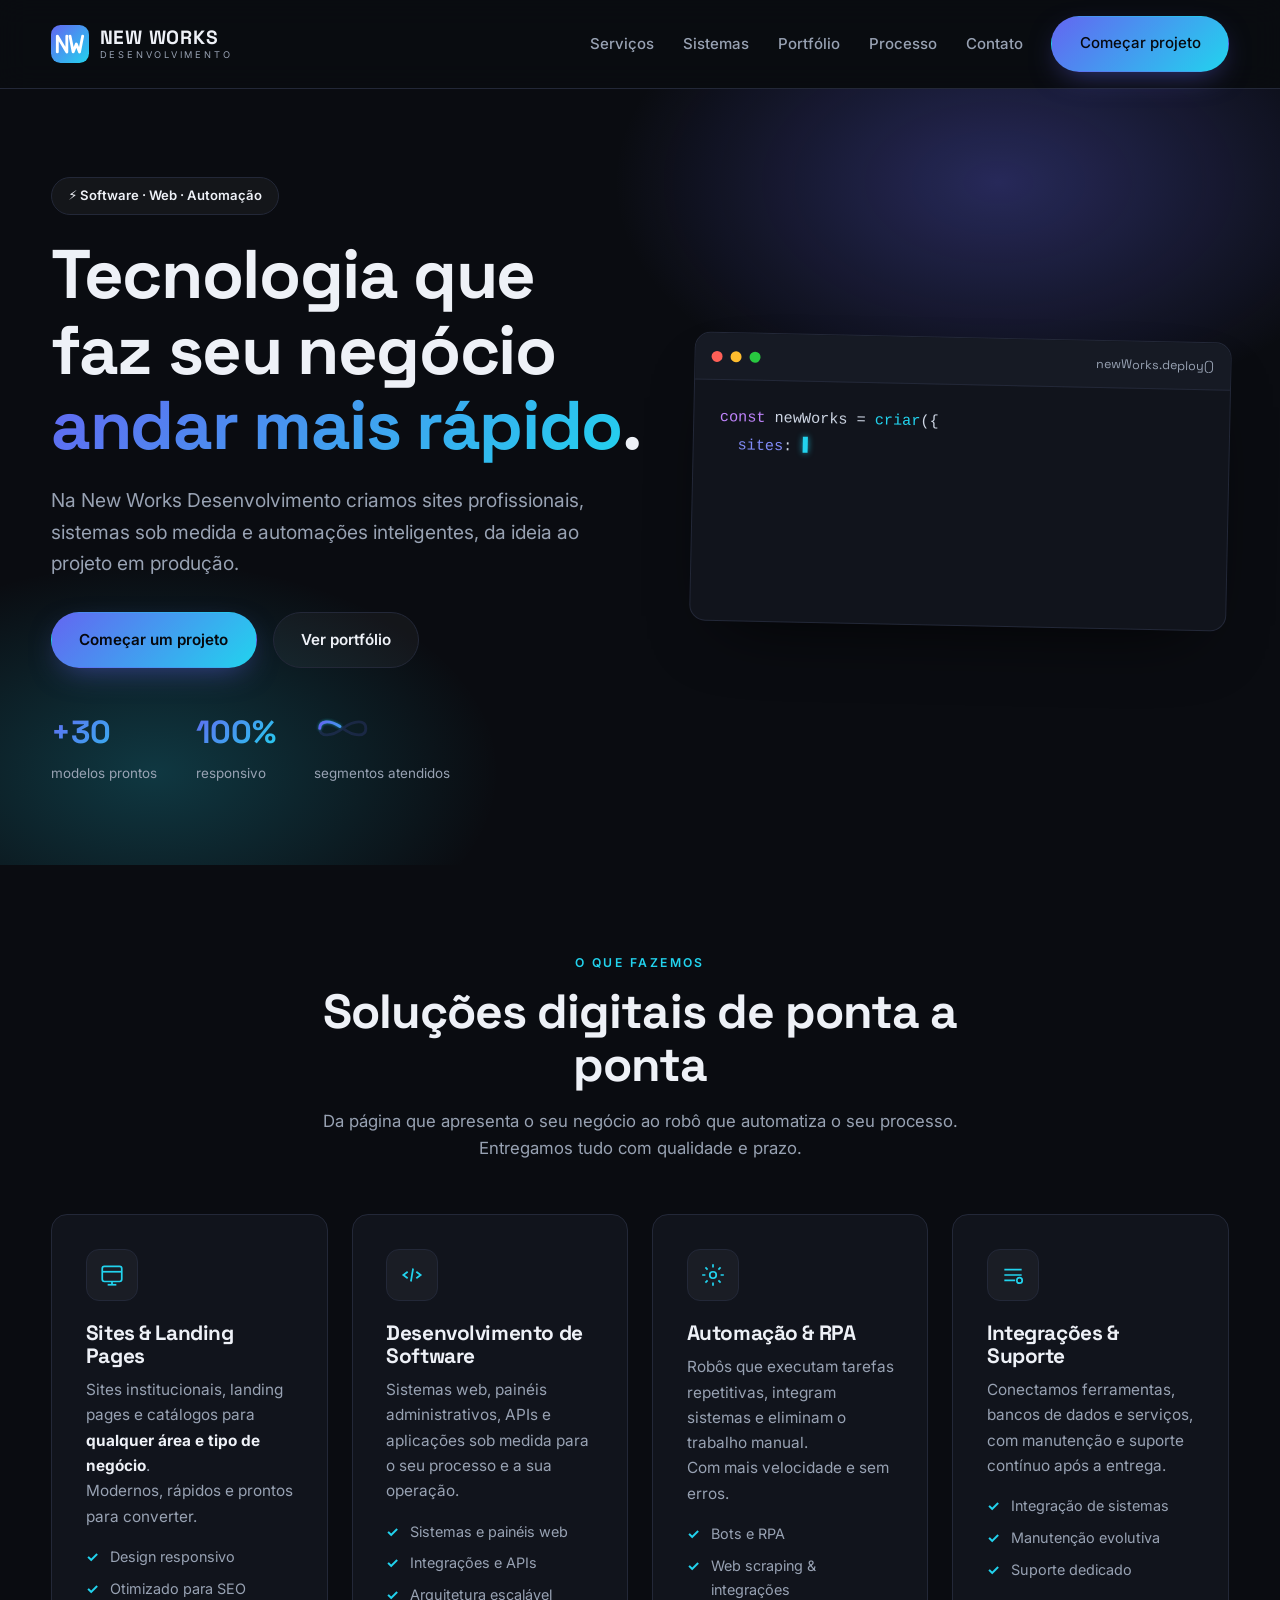
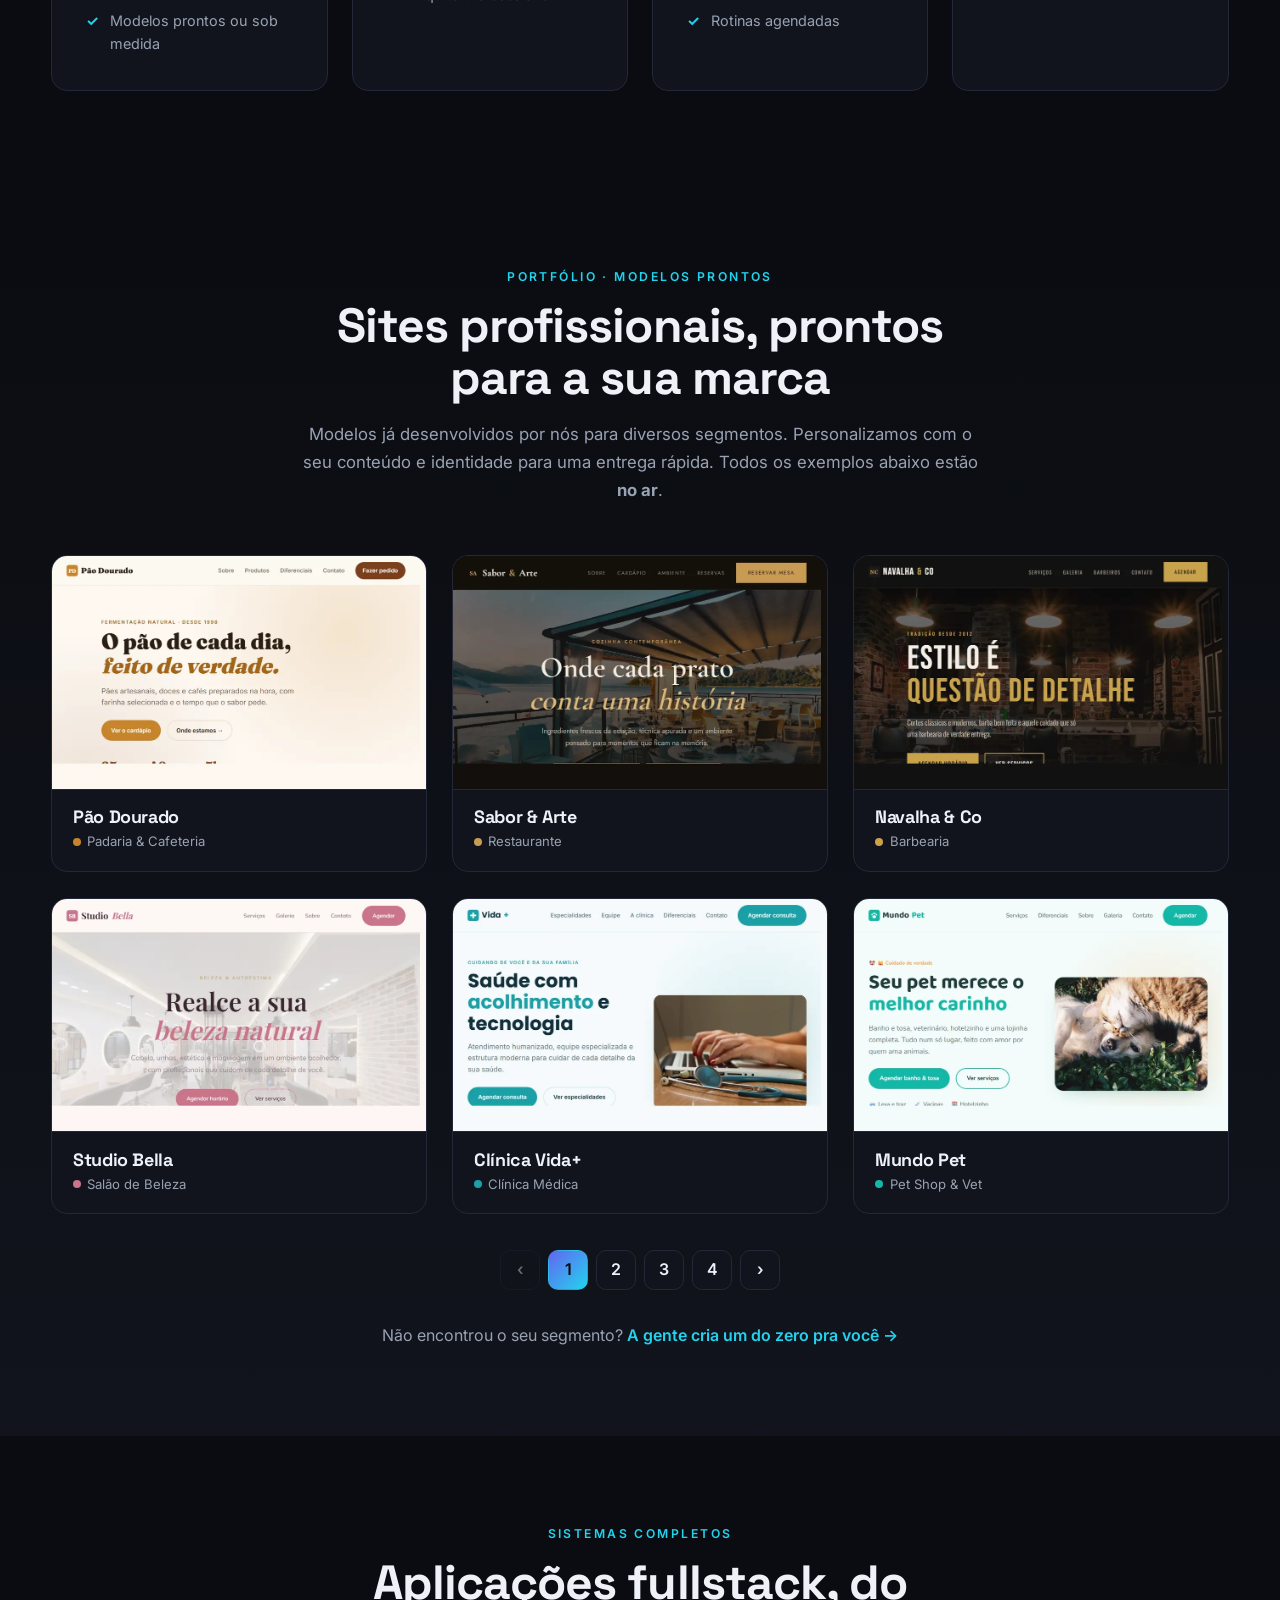
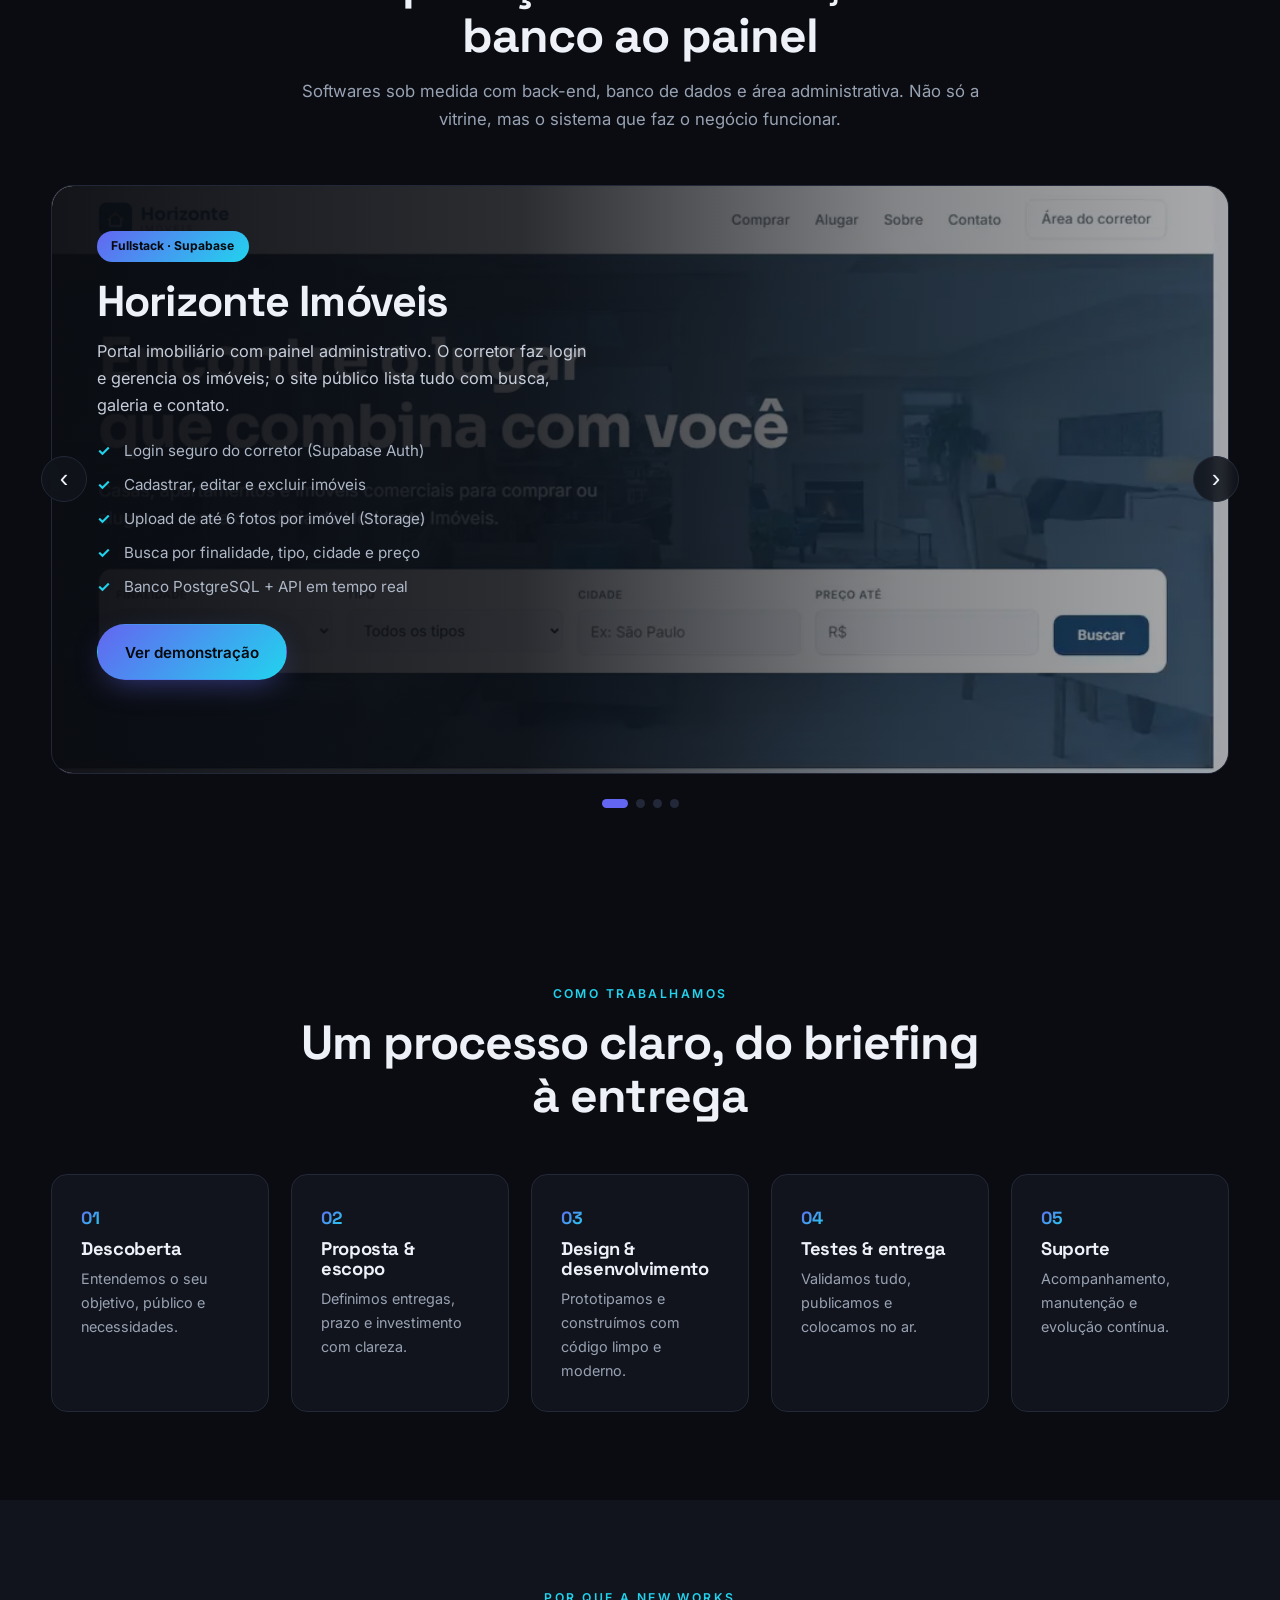
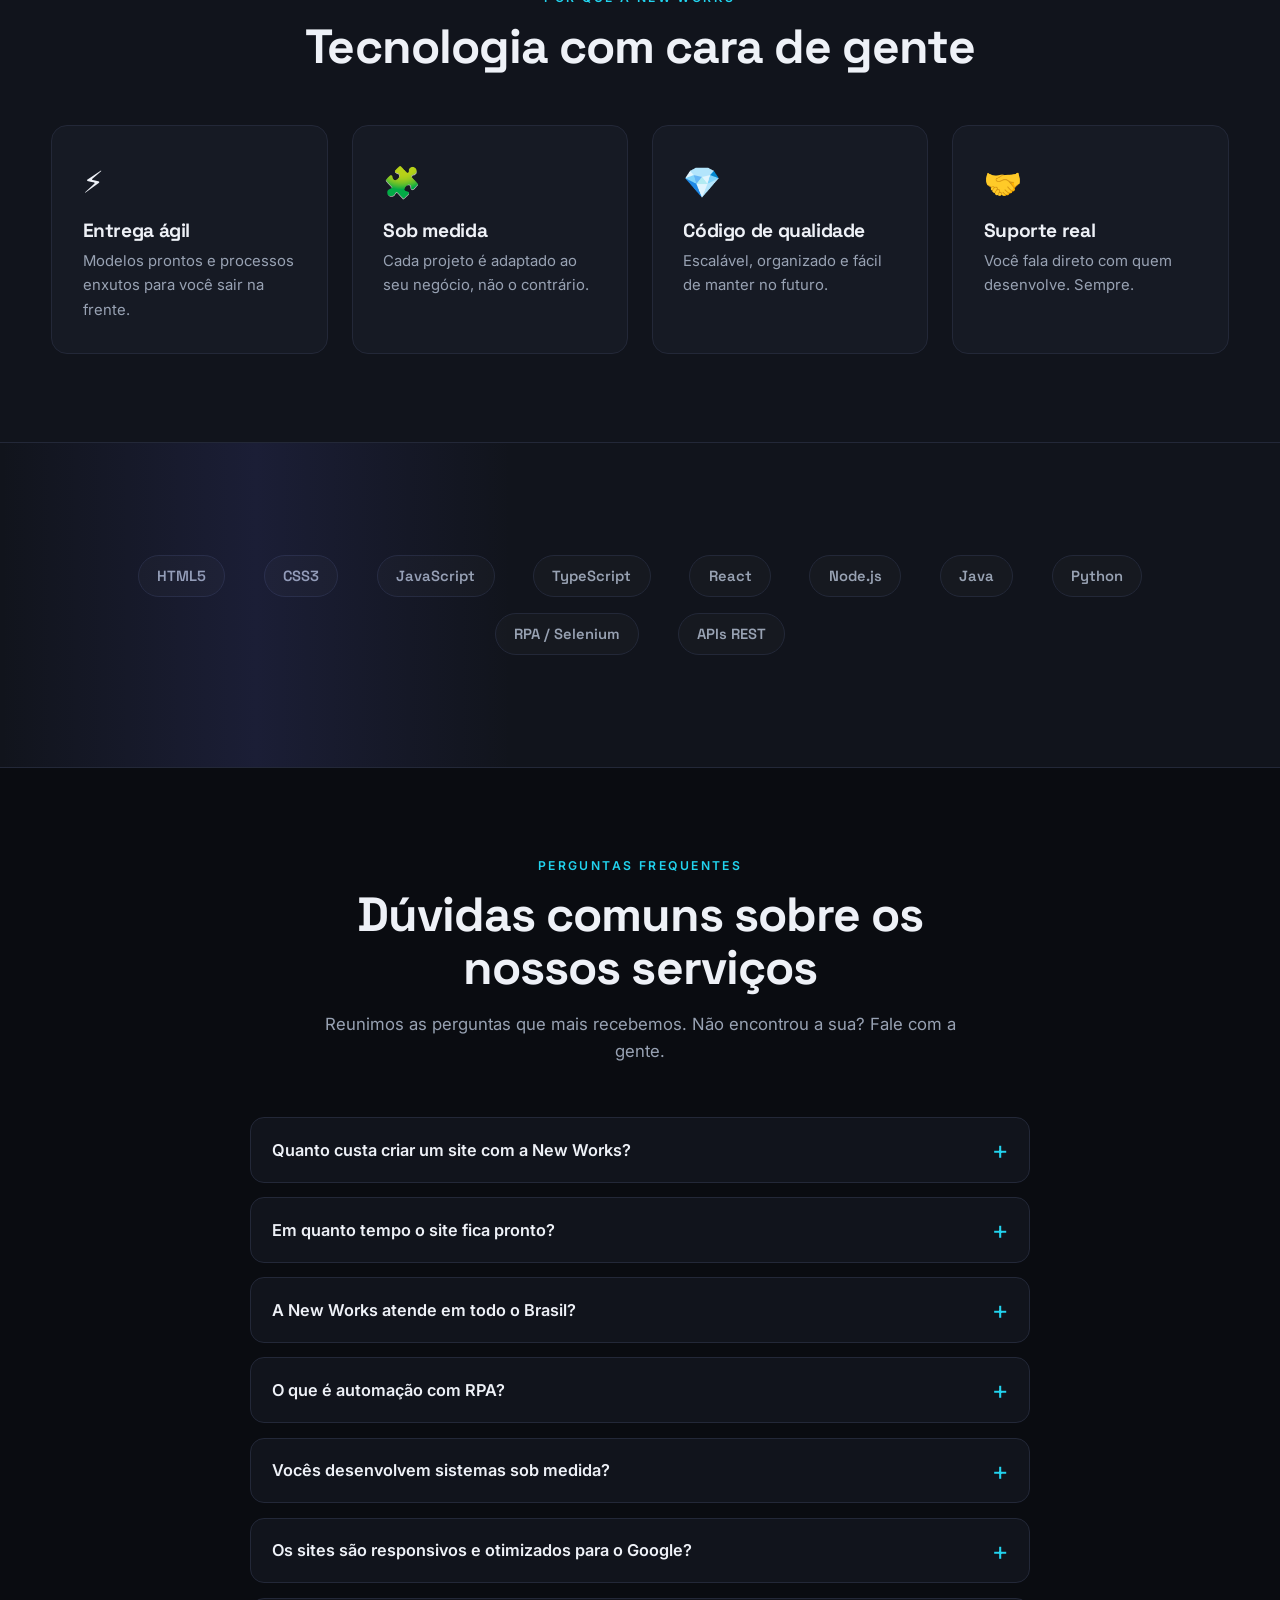
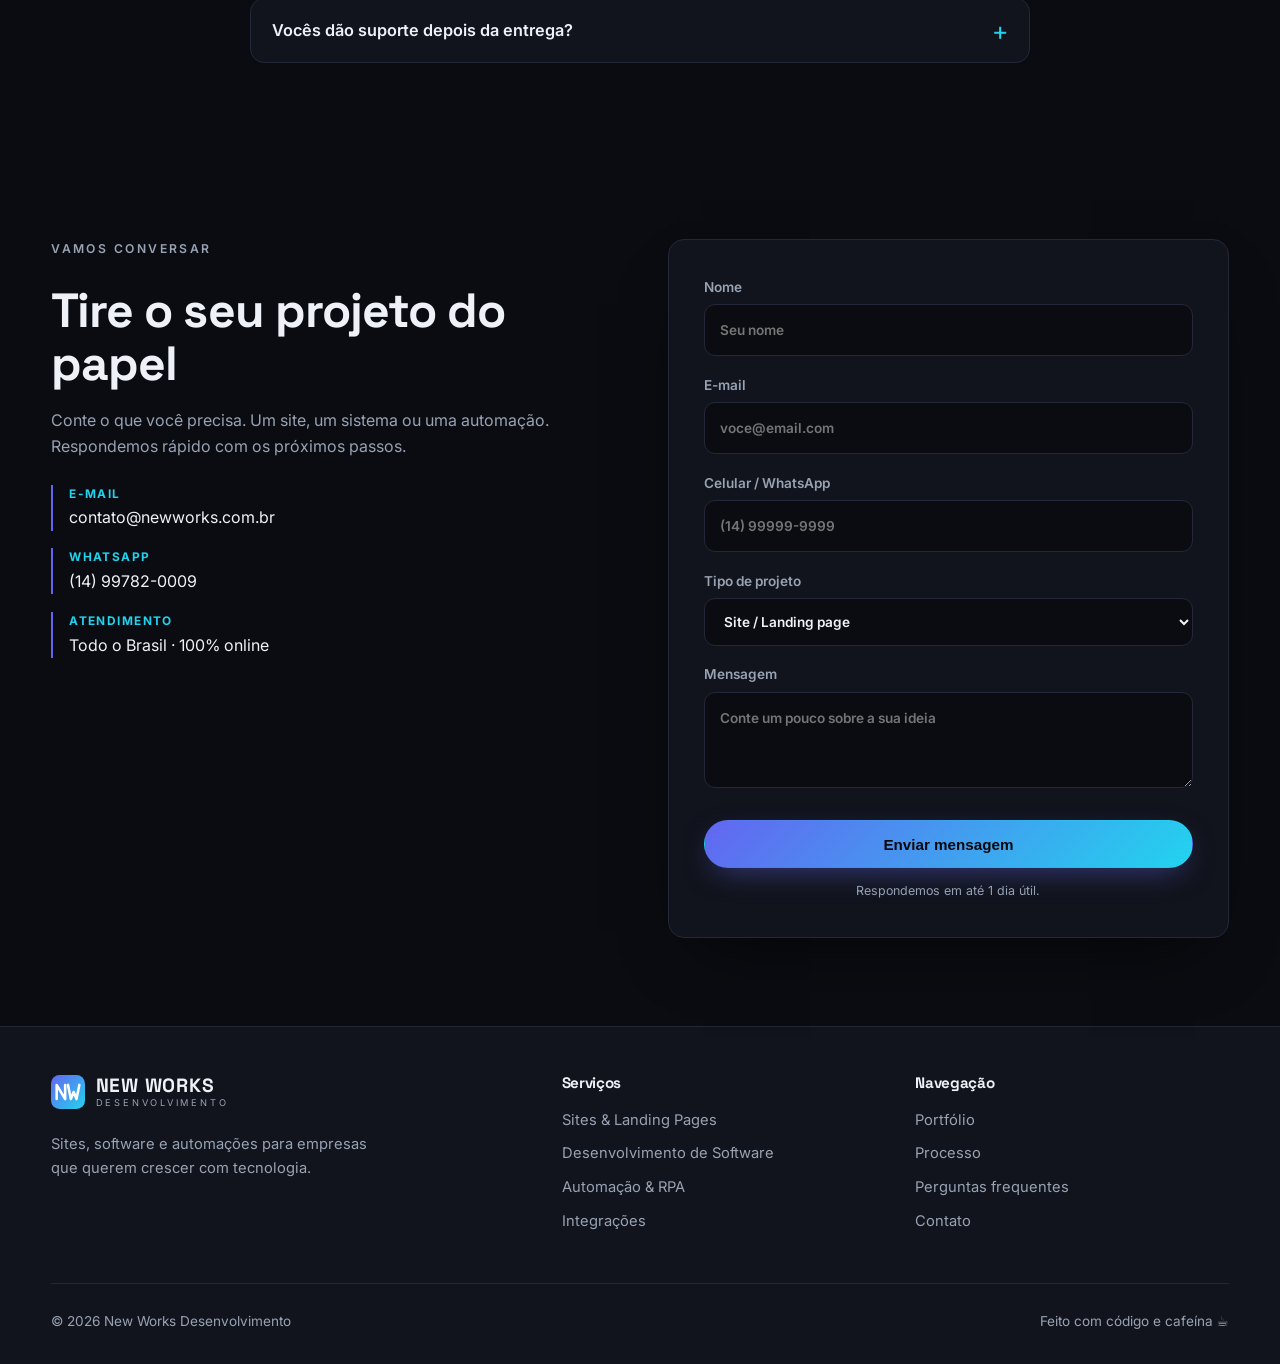
<file: index.html>
<!DOCTYPE html>
<html lang="pt-BR">
<head>
  <meta charset="UTF-8" />
  <meta name="viewport" content="width=device-width, initial-scale=1.0" />
  <meta name="description" content="Criação de sites, landing pages e sistemas sob medida, e automações com RPA. Da ideia ao projeto em produção — atendimento 100% online em todo o Brasil." />
  <meta name="keywords" content="criação de sites, landing page, desenvolvimento de software, sistema web sob medida, automação de processos, RPA, integração de sistemas, New Works Desenvolvimento" />
  <meta name="author" content="New Works Desenvolvimento" />
  <meta name="robots" content="index, follow, max-image-preview:large, max-snippet:-1, max-video-preview:-1" />
  <meta name="theme-color" content="#0a0c11" />
  <title>Criação de Sites, Sistemas sob Medida e Automação RPA | New Works</title>
  <link rel="canonical" href="https://newworks.com.br/" />

  <!-- Open Graph / Facebook / WhatsApp / LinkedIn -->
  <meta property="og:type" content="website" />
  <meta property="og:site_name" content="New Works Desenvolvimento" />
  <meta property="og:locale" content="pt_BR" />
  <meta property="og:url" content="https://newworks.com.br/" />
  <meta property="og:title" content="New Works Desenvolvimento — Sites, Sistemas e Automação RPA" />
  <meta property="og:description" content="Criação de sites, landing pages e sistemas sob medida, e automações com RPA. Da ideia ao projeto em produção — atendimento 100% online em todo o Brasil." />
  <meta property="og:image" content="https://newworks.com.br/og-image.png" />
  <meta property="og:image:width" content="1200" />
  <meta property="og:image:height" content="630" />
  <meta property="og:image:alt" content="New Works Desenvolvimento — sites, sistemas e automação" />

  <!-- Twitter Card -->
  <meta name="twitter:card" content="summary_large_image" />
  <meta name="twitter:title" content="New Works Desenvolvimento — Sites, Sistemas e Automação RPA" />
  <meta name="twitter:description" content="Criação de sites, landing pages e sistemas sob medida, e automações com RPA. Atendimento 100% online em todo o Brasil." />
  <meta name="twitter:image" content="https://newworks.com.br/og-image.png" />

  <link rel="icon" href="favicon.svg" type="image/svg+xml" />
  <link rel="apple-touch-icon" href="favicon.svg" />
  <link rel="preconnect" href="https://fonts.googleapis.com" />
  <link rel="preconnect" href="https://fonts.gstatic.com" crossorigin />
  <link href="https://fonts.googleapis.com/css2?family=Space+Grotesk:wght@500;600;700&family=Inter:wght@400;500;600&display=swap" rel="stylesheet" />
  <link rel="stylesheet" href="styles.css?v=6" />

  <!-- Dados estruturados (SEO + AEO) -->
  <script type="application/ld+json">
  {
    "@context": "https://schema.org",
    "@graph": [
      {
        "@type": "Organization",
        "@id": "https://newworks.com.br/#organization",
        "name": "New Works Desenvolvimento",
        "url": "https://newworks.com.br/",
        "logo": "https://newworks.com.br/favicon.svg",
        "image": "https://newworks.com.br/og-image.png",
        "description": "Criação de sites e landing pages, desenvolvimento de software sob medida e automações com RPA.",
        "email": "contato@newworks.com.br",
        "telephone": "+55-14-99782-0009",
        "areaServed": { "@type": "Country", "name": "Brasil" },
        "knowsAbout": ["Criação de sites", "Landing pages", "Desenvolvimento de software", "Automação de processos", "RPA", "Integração de sistemas", "Sistemas web"],
        "contactPoint": {
          "@type": "ContactPoint",
          "telephone": "+55-14-99782-0009",
          "contactType": "customer service",
          "areaServed": "BR",
          "availableLanguage": "Portuguese"
        }
      },
      {
        "@type": "WebSite",
        "@id": "https://newworks.com.br/#website",
        "url": "https://newworks.com.br/",
        "name": "New Works Desenvolvimento",
        "inLanguage": "pt-BR",
        "publisher": { "@id": "https://newworks.com.br/#organization" }
      },
      {
        "@type": "ProfessionalService",
        "@id": "https://newworks.com.br/#service",
        "name": "New Works Desenvolvimento",
        "url": "https://newworks.com.br/",
        "image": "https://newworks.com.br/og-image.png",
        "telephone": "+55-14-99782-0009",
        "areaServed": { "@type": "Country", "name": "Brasil" },
        "provider": { "@id": "https://newworks.com.br/#organization" },
        "serviceType": ["Criação de sites", "Landing pages", "Desenvolvimento de software", "Automação e RPA", "Integração de sistemas"],
        "hasOfferCatalog": {
          "@type": "OfferCatalog",
          "name": "Serviços da New Works Desenvolvimento",
          "itemListElement": [
            { "@type": "Offer", "itemOffered": { "@type": "Service", "name": "Criação de Sites e Landing Pages", "description": "Sites institucionais, landing pages e catálogos para qualquer área e tipo de negócio, responsivos e otimizados para SEO." } },
            { "@type": "Offer", "itemOffered": { "@type": "Service", "name": "Desenvolvimento de Software", "description": "Sistemas web, painéis administrativos, APIs e aplicações sob medida para o seu processo e a sua operação." } },
            { "@type": "Offer", "itemOffered": { "@type": "Service", "name": "Automação e RPA", "description": "Robôs que executam tarefas repetitivas, integram sistemas e eliminam o trabalho manual." } },
            { "@type": "Offer", "itemOffered": { "@type": "Service", "name": "Integrações e Suporte", "description": "Integração de ferramentas, bancos de dados e serviços, com manutenção evolutiva e suporte contínuo." } }
          ]
        }
      },
      {
        "@type": "FAQPage",
        "@id": "https://newworks.com.br/#faq",
        "mainEntity": [
          { "@type": "Question", "name": "Quanto custa criar um site com a New Works?", "acceptedAnswer": { "@type": "Answer", "text": "O valor depende do escopo: número de páginas, recursos e se é um modelo pronto personalizado ou um projeto sob medida. Fale com a gente pelo formulário ou WhatsApp que enviamos um orçamento sem compromisso." } },
          { "@type": "Question", "name": "Em quanto tempo o site fica pronto?", "acceptedAnswer": { "@type": "Answer", "text": "Sites a partir de modelos prontos podem ir ao ar em poucos dias. Projetos sob medida e sistemas variam conforme a complexidade e o prazo é definido com clareza já na proposta." } },
          { "@type": "Question", "name": "A New Works atende em todo o Brasil?", "acceptedAnswer": { "@type": "Answer", "text": "Sim. O atendimento é 100% online, então trabalhamos com clientes de qualquer cidade do Brasil." } },
          { "@type": "Question", "name": "O que é automação com RPA?", "acceptedAnswer": { "@type": "Answer", "text": "RPA (Automação Robótica de Processos) são robôs de software que executam tarefas repetitivas, como preencher planilhas, integrar sistemas e baixar relatórios, com mais velocidade e sem erros, liberando a sua equipe do trabalho manual." } },
          { "@type": "Question", "name": "Vocês desenvolvem sistemas sob medida?", "acceptedAnswer": { "@type": "Answer", "text": "Sim. Criamos sistemas web completos, com back-end, banco de dados e painel administrativo, desenhados para o processo do seu negócio." } },
          { "@type": "Question", "name": "Os sites são responsivos e otimizados para o Google?", "acceptedAnswer": { "@type": "Answer", "text": "Sim. Todos os projetos são responsivos, funcionando bem em celular, tablet e desktop, e construídos com boas práticas de SEO para você ser encontrado nas buscas." } },
          { "@type": "Question", "name": "Vocês dão suporte depois da entrega?", "acceptedAnswer": { "@type": "Answer", "text": "Sim. Oferecemos manutenção evolutiva e suporte contínuo, e você fala direto com quem desenvolve." } }
        ]
      }
    ]
  }
  </script>
</head>
<body>
  <a class="skip-link" href="#conteudo">Pular para o conteúdo</a>
  <header class="site-header" id="topo">
    <nav class="nav container" aria-label="Navegação principal">
      <a href="#topo" class="brand" aria-label="New Works Desenvolvimento — início">
        <svg class="logo-mark" width="38" height="38" viewBox="0 0 48 48" aria-hidden="true">
          <defs><linearGradient id="ag" x1="0" y1="0" x2="1" y2="1"><stop offset="0" stop-color="#6366f1"/><stop offset="1" stop-color="#22d3ee"/></linearGradient></defs>
          <rect width="48" height="48" rx="12" fill="url(#ag)"/>
          <g fill="none" stroke="#fff" stroke-width="3.6" stroke-linecap="round" stroke-linejoin="round"><path d="M8 34V14l12 20V14"/><path d="M24 14l4 20 4-10 4 10 4-20"/></g>
        </svg>
        <span class="brand-text"><strong>NEW WORKS</strong><small>Desenvolvimento</small></span>
      </a>
      <button class="nav-toggle" aria-label="Abrir menu" aria-expanded="false" aria-controls="navLinks"><span></span><span></span><span></span></button>
      <ul class="nav-links" id="navLinks">
        <li><a href="#servicos">Serviços</a></li>
        <li><a href="#sistemas">Sistemas</a></li>
        <li><a href="#portfolio">Portfólio</a></li>
        <li><a href="#processo">Processo</a></li>
        <li><a href="#contato">Contato</a></li>
        <li><a href="#contato" class="btn btn-primary">Começar projeto</a></li>
      </ul>
    </nav>
  </header>

  <main id="conteudo">
    <section class="hero">
      <div class="hero-glow" aria-hidden="true"></div>
      <div class="container hero-inner">
        <div class="hero-text">
          <span class="pill-badge">⚡ Software · Web · Automação</span>
          <h1>Tecnologia que faz seu negócio <span class="grad">andar mais rápido</span>.</h1>
          <p class="lead">Na New Works Desenvolvimento criamos sites profissionais, sistemas sob medida e automações inteligentes, da ideia ao projeto em produção.</p>
          <div class="hero-actions">
            <a href="#contato" class="btn btn-primary">Começar um projeto</a>
            <a href="#portfolio" class="btn btn-ghost">Ver portfólio</a>
          </div>
          <ul class="hero-stats">
            <li><strong>+30</strong><span>modelos prontos</span></li>
            <li><strong>100%</strong><span>responsivo</span></li>
            <li><strong class="stat-inf" aria-label="infinitos"><svg class="inf-svg" viewBox="0 0 100 50" role="img" aria-hidden="true"><defs><linearGradient id="infGrad" x1="0" y1="0" x2="1" y2="0"><stop offset="0" stop-color="#6366f1"/><stop offset="1" stop-color="#22d3ee"/></linearGradient></defs><path class="inf-track" d="M10,25 C10,10 30,10 50,25 C70,40 90,40 90,25 C90,10 70,10 50,25 C30,40 10,40 10,25 Z"/><path class="inf-flow" pathLength="100" d="M10,25 C10,10 30,10 50,25 C70,40 90,40 90,25 C90,10 70,10 50,25 C30,40 10,40 10,25 Z"/></svg></strong><span>segmentos atendidos</span></li>
          </ul>
        </div>
        <div class="hero-visual" aria-hidden="true">
          <div class="code-card">
            <div class="code-bar"><span></span><span></span><span></span><em>newWorks.deploy()</em></div>
            <pre><code id="heroCode"><span class="c-key">const</span> newWorks = <span class="c-fn">criar</span>({
  <span class="c-prop">sites</span>: <span class="c-str">'qualquer segmento'</span>,
  <span class="c-prop">software</span>: <span class="c-str">'sob medida'</span>,
  <span class="c-prop">automacao</span>: <span class="c-str">'RPA'</span>,
});

newWorks.<span class="c-fn">entregar</span>(); <span class="c-cmt">// 🚀</span></code></pre>
          </div>
        </div>
      </div>
    </section>

    <section id="servicos" class="services">
      <div class="container">
        <div class="section-head">
          <p class="eyebrow">O que fazemos</p>
          <h2>Soluções digitais de ponta a ponta</h2>
          <p class="section-sub">Da página que apresenta o seu negócio ao robô que automatiza o seu processo. Entregamos tudo com qualidade e prazo.</p>
        </div>
        <div class="service-grid">
          <article class="service">
            <span class="ico" aria-hidden="true">
              <svg viewBox="0 0 24 24" fill="none" stroke="currentColor" stroke-width="1.6"><rect x="3" y="4" width="18" height="14" rx="2"/><path d="M3 9h18"/><path d="M8 21h8"/><path d="M12 18v3"/></svg>
            </span>
            <h3>Sites &amp; Landing Pages</h3>
            <p>Sites institucionais, landing pages e catálogos para <strong>qualquer área e tipo de negócio</strong>.<br>Modernos, rápidos e prontos para converter.</p>
            <ul class="svc-list"><li>Design responsivo</li><li>Otimizado para SEO</li><li>Modelos prontos ou sob medida</li></ul>
          </article>
          <article class="service">
            <span class="ico" aria-hidden="true">
              <svg viewBox="0 0 24 24" fill="none" stroke="currentColor" stroke-width="1.6"><path d="M8 9l-4 3 4 3"/><path d="M16 9l4 3-4 3"/><path d="M13 6l-2 12"/></svg>
            </span>
            <h3>Desenvolvimento de Software</h3>
            <p>Sistemas web, painéis administrativos, APIs e aplicações sob medida para o seu processo e a sua operação.</p>
            <ul class="svc-list"><li>Sistemas e painéis web</li><li>Integrações e APIs</li><li>Arquitetura escalável</li></ul>
          </article>
          <article class="service">
            <span class="ico" aria-hidden="true">
              <svg viewBox="0 0 24 24" fill="none" stroke="currentColor" stroke-width="1.6"><circle cx="12" cy="12" r="3"/><path d="M12 2v3M12 19v3M2 12h3M19 12h3M5 5l2 2M17 17l2 2M19 5l-2 2M7 17l-2 2"/></svg>
            </span>
            <h3>Automação &amp; RPA</h3>
            <p>Robôs que executam tarefas repetitivas, integram sistemas e eliminam o trabalho manual.<br>Com mais velocidade e sem erros.</p>
            <ul class="svc-list"><li>Bots e RPA</li><li>Web scraping &amp; integrações</li><li>Rotinas agendadas</li></ul>
          </article>
          <article class="service">
            <span class="ico" aria-hidden="true">
              <svg viewBox="0 0 24 24" fill="none" stroke="currentColor" stroke-width="1.6"><path d="M4 7h16M4 12h16M4 17h10"/><circle cx="18" cy="17" r="2.5"/></svg>
            </span>
            <h3>Integrações &amp; Suporte</h3>
            <p>Conectamos ferramentas, bancos de dados e serviços, com manutenção e suporte contínuo após a entrega.</p>
            <ul class="svc-list"><li>Integração de sistemas</li><li>Manutenção evolutiva</li><li>Suporte dedicado</li></ul>
          </article>
        </div>
      </div>
    </section>

    <section id="portfolio" class="portfolio">
      <div class="container">
        <div class="section-head">
          <p class="eyebrow">Portfólio · Modelos prontos</p>
          <h2>Sites profissionais, prontos para a sua marca</h2>
          <p class="section-sub">Modelos já desenvolvidos por nós para diversos segmentos. Personalizamos com o seu conteúdo e identidade para uma entrega rápida. Todos os exemplos abaixo estão <strong>no ar</strong>.</p>
        </div>
        <div class="work-grid" id="workGrid"><!-- gerado via JavaScript --></div>
        <div class="pager" id="workPager"></div>
        <p class="portfolio-note">Não encontrou o seu segmento? <a href="#contato">A gente cria um do zero pra você →</a></p>
      </div>
    </section>

    <section id="sistemas" class="systems">
      <div class="container">
        <div class="section-head">
          <p class="eyebrow">Sistemas completos</p>
          <h2>Aplicações fullstack, do banco ao painel</h2>
          <p class="section-sub">Softwares sob medida com back-end, banco de dados e área administrativa. Não só a vitrine, mas o sistema que faz o negócio funcionar.</p>
        </div>
        <div class="systems-carousel">
          <button class="systems-btn prev" id="sysPrev" aria-label="Anterior">‹</button>
          <div class="systems-track" id="systemsTrack"><!-- gerado via JavaScript --></div>
          <button class="systems-btn next" id="sysNext" aria-label="Próximo">›</button>
        </div>
        <div class="systems-dots" id="systemsDots"></div>
      </div>
    </section>

    <section id="processo" class="process">
      <div class="container">
        <div class="section-head">
          <p class="eyebrow">Como trabalhamos</p>
          <h2>Um processo claro, do briefing à entrega</h2>
        </div>
        <ol class="steps">
          <li><span class="step-n">01</span><h3>Descoberta</h3><p>Entendemos o seu objetivo, público e necessidades.</p></li>
          <li><span class="step-n">02</span><h3>Proposta &amp; escopo</h3><p>Definimos entregas, prazo e investimento com clareza.</p></li>
          <li><span class="step-n">03</span><h3>Design &amp; desenvolvimento</h3><p>Prototipamos e construímos com código limpo e moderno.</p></li>
          <li><span class="step-n">04</span><h3>Testes &amp; entrega</h3><p>Validamos tudo, publicamos e colocamos no ar.</p></li>
          <li><span class="step-n">05</span><h3>Suporte</h3><p>Acompanhamento, manutenção e evolução contínua.</p></li>
        </ol>
      </div>
    </section>

    <section class="why">
      <div class="container">
        <div class="section-head">
          <p class="eyebrow">Por que a New Works</p>
          <h2>Tecnologia com cara de gente</h2>
        </div>
        <div class="why-grid">
          <div class="why-card"><span class="why-ico">⚡</span><h3>Entrega ágil</h3><p>Modelos prontos e processos enxutos para você sair na frente.</p></div>
          <div class="why-card"><span class="why-ico">🧩</span><h3>Sob medida</h3><p>Cada projeto é adaptado ao seu negócio, não o contrário.</p></div>
          <div class="why-card"><span class="why-ico">💎</span><h3>Código de qualidade</h3><p>Escalável, organizado e fácil de manter no futuro.</p></div>
          <div class="why-card"><span class="why-ico">🤝</span><h3>Suporte real</h3><p>Você fala direto com quem desenvolve. Sempre.</p></div>
        </div>
      </div>
    </section>

    <section class="logos-strip">
      <div class="container strip-inner">
        <span>HTML5</span><span>CSS3</span><span>JavaScript</span><span>TypeScript</span><span>React</span><span>Node.js</span><span>Java</span><span>Python</span><span>RPA / Selenium</span><span>APIs REST</span>
      </div>
    </section>

    <section id="faq" class="faq">
      <div class="container">
        <div class="section-head">
          <p class="eyebrow">Perguntas frequentes</p>
          <h2>Dúvidas comuns sobre os nossos serviços</h2>
          <p class="section-sub">Reunimos as perguntas que mais recebemos. Não encontrou a sua? Fale com a gente.</p>
        </div>
        <div class="faq-list">
          <details class="faq-item">
            <summary>Quanto custa criar um site com a New Works?</summary>
            <p>O valor depende do escopo: número de páginas, recursos e se é um modelo pronto personalizado ou um projeto sob medida. Fale com a gente pelo formulário ou WhatsApp que enviamos um orçamento sem compromisso.</p>
          </details>
          <details class="faq-item">
            <summary>Em quanto tempo o site fica pronto?</summary>
            <p>Sites a partir de modelos prontos podem ir ao ar em poucos dias. Projetos sob medida e sistemas variam conforme a complexidade e o prazo é definido com clareza já na proposta.</p>
          </details>
          <details class="faq-item">
            <summary>A New Works atende em todo o Brasil?</summary>
            <p>Sim. O atendimento é 100% online, então trabalhamos com clientes de qualquer cidade do Brasil.</p>
          </details>
          <details class="faq-item">
            <summary>O que é automação com RPA?</summary>
            <p>RPA (Automação Robótica de Processos) são robôs de software que executam tarefas repetitivas, como preencher planilhas, integrar sistemas e baixar relatórios, com mais velocidade e sem erros, liberando a sua equipe do trabalho manual.</p>
          </details>
          <details class="faq-item">
            <summary>Vocês desenvolvem sistemas sob medida?</summary>
            <p>Sim. Criamos sistemas web completos, com back-end, banco de dados e painel administrativo, desenhados para o processo do seu negócio.</p>
          </details>
          <details class="faq-item">
            <summary>Os sites são responsivos e otimizados para o Google?</summary>
            <p>Sim. Todos os projetos são responsivos, funcionando bem em celular, tablet e desktop, e construídos com boas práticas de SEO para você ser encontrado nas buscas.</p>
          </details>
          <details class="faq-item">
            <summary>Vocês dão suporte depois da entrega?</summary>
            <p>Sim. Oferecemos manutenção evolutiva e suporte contínuo, e você fala direto com quem desenvolve.</p>
          </details>
        </div>
      </div>
    </section>

    <section id="contato" class="contact">
      <div class="container contact-inner">
        <div class="contact-text">
          <p class="eyebrow">Vamos conversar</p>
          <h2>Tire o seu projeto do papel</h2>
          <p>Conte o que você precisa. Um site, um sistema ou uma automação. Respondemos rápido com os próximos passos.</p>
          <ul class="info-lines">
            <li><strong>E-mail</strong> <a href="mailto:contato@newworks.com.br">contato@newworks.com.br</a></li>
            <li><strong>WhatsApp</strong> <a href="https://wa.me/5514997820009" target="_blank" rel="noopener">(14) 99782-0009</a></li>
            <li><strong>Atendimento</strong> Todo o Brasil · 100% online</li>
          </ul>
        </div>
        <form class="contact-form" id="contactForm" action="https://api.web3forms.com/submit" method="POST" novalidate>
          <input type="hidden" name="access_key" value="f71e6151-aa26-45cd-9bc5-d79e8996945b" />
          <input type="hidden" name="subject" value="NEW WORKS DESENVOLVIMENTO" />
          <input type="hidden" name="from_name" value="Site New Works" />
          <input type="hidden" name="redirect" value="https://newworks.com.br/obrigado.html" />
          <input type="checkbox" name="botcheck" tabindex="-1" autocomplete="off" aria-hidden="true" style="display:none" />
          <label>Nome<input type="text" name="Nome" placeholder="Seu nome" autocomplete="name" required /></label>
          <label>E-mail<input type="email" name="email" placeholder="voce@email.com" autocomplete="email" required /></label>
          <label>Celular / WhatsApp<input type="tel" name="Celular" placeholder="(14) 99999-9999" autocomplete="tel" inputmode="tel" maxlength="16" required /></label>
          <label>Tipo de projeto
            <select name="Tipo de projeto">
              <option>Site / Landing page</option>
              <option>Desenvolvimento de software</option>
              <option>Automação / RPA</option>
              <option>Integração de sistemas</option>
              <option>Outro</option>
            </select>
          </label>
          <label>Mensagem<textarea name="Mensagem" rows="3" placeholder="Conte um pouco sobre a sua ideia" required></textarea></label>
          <button type="submit" class="btn btn-primary" id="contactSubmit">Enviar mensagem</button>
          <p class="form-status" id="formStatus" role="status" aria-live="polite" hidden></p>
          <small>Respondemos em até 1 dia útil.</small>
        </form>
      </div>
    </section>
  </main>

  <footer class="site-footer">
    <div class="container footer-grid">
      <div class="footer-brand">
        <a href="#topo" class="brand">
          <svg class="logo-mark" width="34" height="34" viewBox="0 0 48 48" aria-hidden="true">
            <defs><linearGradient id="ag2" x1="0" y1="0" x2="1" y2="1"><stop offset="0" stop-color="#6366f1"/><stop offset="1" stop-color="#22d3ee"/></linearGradient></defs>
            <rect width="48" height="48" rx="12" fill="url(#ag2)"/>
            <g fill="none" stroke="#fff" stroke-width="3.6" stroke-linecap="round" stroke-linejoin="round"><path d="M8 34V14l12 20V14"/><path d="M24 14l4 20 4-10 4 10 4-20"/></g>
          </svg>
          <span class="brand-text"><strong>NEW WORKS</strong><small>Desenvolvimento</small></span>
        </a>
        <p>Sites, software e automações para empresas que querem crescer com tecnologia.</p>
      </div>
      <div class="footer-col">
        <h4>Serviços</h4>
        <a href="#servicos">Sites &amp; Landing Pages</a>
        <a href="#servicos">Desenvolvimento de Software</a>
        <a href="#servicos">Automação &amp; RPA</a>
        <a href="#servicos">Integrações</a>
      </div>
      <div class="footer-col">
        <h4>Navegação</h4>
        <a href="#portfolio">Portfólio</a>
        <a href="#processo">Processo</a>
        <a href="#faq">Perguntas frequentes</a>
        <a href="#contato">Contato</a>
      </div>
    </div>
    <div class="container footer-bottom">
      <span>© <span id="year"></span> New Works Desenvolvimento</span>
      <span class="muted">Feito com código e cafeína ☕</span>
    </div>
  </footer>

  <script src="script.js?v=7"></script>
</body>
</html>
</file>
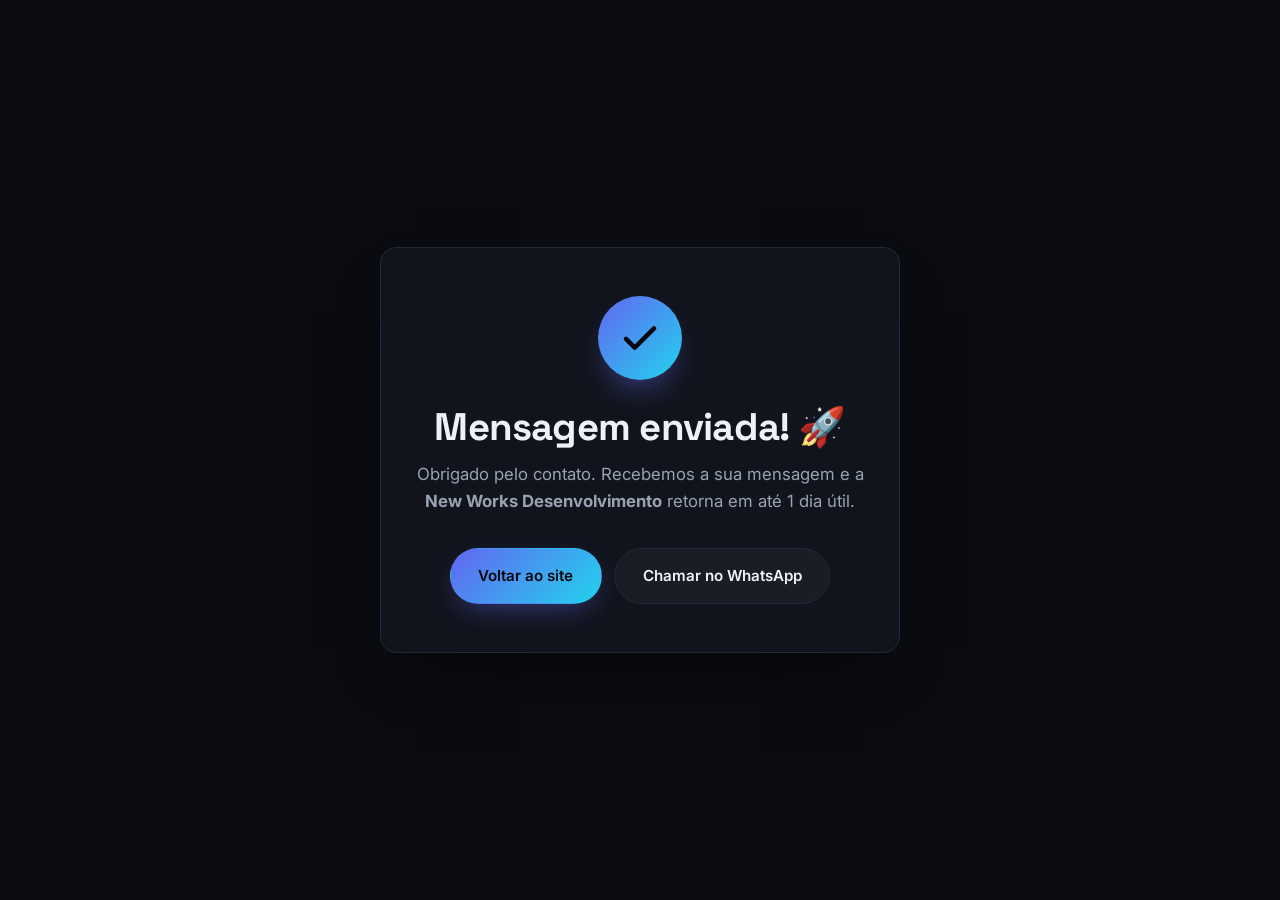
<file: obrigado.html>
<!DOCTYPE html>
<html lang="pt-BR">
<head>
  <meta charset="UTF-8" />
  <meta name="viewport" content="width=device-width, initial-scale=1.0" />
  <meta name="robots" content="noindex" />
  <meta name="description" content="Mensagem enviada para a New Works Desenvolvimento. Retornaremos em breve." />
  <title>Mensagem enviada · New Works Desenvolvimento</title>
  <link rel="icon" href="favicon.svg" type="image/svg+xml" />
  <link rel="preconnect" href="https://fonts.googleapis.com" />
  <link rel="preconnect" href="https://fonts.gstatic.com" crossorigin />
  <link href="https://fonts.googleapis.com/css2?family=Space+Grotesk:wght@500;600;700&family=Inter:wght@400;500;600&display=swap" rel="stylesheet" />
  <link rel="stylesheet" href="styles.css?v=6" />
  <style>
    .thanks-wrap { min-height: 100vh; display: grid; place-items: center; padding: 2rem 1.2rem; }
    .thanks-card {
      max-width: 520px; width: 100%; text-align: center;
      background: var(--surface); border: 1px solid var(--line); border-radius: var(--radius, 18px);
      padding: 3rem 2rem; box-shadow: var(--shadow, 0 30px 60px -30px rgba(0,0,0,.6));
    }
    .thanks-badge {
      width: 84px; height: 84px; margin: 0 auto 1.6rem; border-radius: 50%;
      display: grid; place-items: center; background: var(--grad);
      box-shadow: 0 16px 34px -14px rgba(99,102,241,.7);
    }
    .thanks-badge svg { width: 42px; height: 42px; }
    .thanks-card h1 { font-family: 'Space Grotesk', sans-serif; font-size: clamp(1.8rem, 4vw, 2.4rem); margin-bottom: .8rem; }
    .thanks-card p { color: var(--muted); font-size: 1.05rem; margin-bottom: 2rem; }
    .thanks-actions { display: flex; flex-wrap: wrap; gap: .8rem; justify-content: center; }
    @media (prefers-reduced-motion: no-preference) {
      .thanks-badge { animation: pop .5s cubic-bezier(.2,.8,.2,1) both; }
      .thanks-badge svg path { stroke-dasharray: 40; stroke-dashoffset: 40; animation: draw .5s .25s ease forwards; }
      @keyframes pop { from { transform: scale(.6); opacity: 0; } to { transform: scale(1); opacity: 1; } }
      @keyframes draw { to { stroke-dashoffset: 0; } }
    }
  </style>
</head>
<body>
  <main class="thanks-wrap">
    <div class="thanks-card">
      <div class="thanks-badge">
        <svg viewBox="0 0 24 24" fill="none" aria-hidden="true"><path d="M4 12.5l5 5 11-11" stroke="#06080d" stroke-width="2.6" stroke-linecap="round" stroke-linejoin="round"/></svg>
      </div>
      <h1>Mensagem enviada! 🚀</h1>
      <p>Obrigado pelo contato. Recebemos a sua mensagem e a <strong>New Works Desenvolvimento</strong> retorna em até 1 dia útil.</p>
      <div class="thanks-actions">
        <a href="/" class="btn btn-primary">Voltar ao site</a>
        <a href="https://wa.me/5514997820009" target="_blank" rel="noopener" class="btn btn-ghost">Chamar no WhatsApp</a>
      </div>
    </div>
  </main>
</body>
</html>
</file>
<file: styles.css>
:root {
  --bg: #0a0c11;
  --surface: #11141c;
  --surface-2: #161a24;
  --glass: rgba(255, 255, 255, .04);
  --ink: #eef1f7;
  --muted: #98a2b3;
  --brand: #6366f1;
  --brand-2: #22d3ee;
  --grad: linear-gradient(135deg, #6366f1, #22d3ee);
  --line: #232838;
  --radius: 16px;
  --shadow: 0 30px 70px -35px rgba(0, 0, 0, .85);
}

* { margin: 0; padding: 0; box-sizing: border-box; }
html { scroll-behavior: smooth; }
body { font-family: 'Inter', system-ui, sans-serif; background: var(--bg); color: var(--ink); line-height: 1.65; -webkit-font-smoothing: antialiased; overflow-x: hidden; }
img { max-width: 100%; display: block; }
a { color: inherit; text-decoration: none; }

/* Acessibilidade: foco visível por teclado + pular para o conteúdo */
:focus-visible { outline: 2px solid var(--brand-2, #22d3ee); outline-offset: 2px; border-radius: 4px; }
.skip-link { position: absolute; left: 12px; top: -70px; z-index: 200; background: var(--brand, #6366f1); color: #fff; padding: .7rem 1.15rem; border-radius: 10px; font-weight: 600; transition: top .2s ease; }
.skip-link:focus { top: 12px; }
.container { width: min(1200px, 92%); margin-inline: auto; }
h1, h2, h3, h4 { font-family: 'Space Grotesk', sans-serif; font-weight: 700; line-height: 1.1; letter-spacing: -.02em; }
.eyebrow { text-transform: uppercase; letter-spacing: .2em; font-size: .76rem; font-weight: 600; color: var(--brand-2); margin-bottom: .8rem; }
.grad { background: var(--grad); -webkit-background-clip: text; background-clip: text; color: transparent; }

.btn { display: inline-flex; align-items: center; gap: .45rem; font-weight: 600; font-size: .95rem; padding: .9rem 1.7rem; border-radius: 999px; border: 1.5px solid transparent; cursor: pointer; transition: transform .15s ease, box-shadow .25s ease, background .2s ease, border-color .2s ease; }
.btn:hover { transform: translateY(-2px); }
.btn-primary { background: var(--grad); color: #06080d; box-shadow: 0 10px 30px -10px rgba(99,102,241,.55); }
.btn-primary:hover { box-shadow: 0 16px 40px -12px rgba(34,211,238,.6); }
.btn-ghost { color: var(--ink); border-color: var(--line); background: var(--glass); }
.btn-ghost:hover { border-color: var(--brand); color: #fff; }

/* Logo */
.brand { display: inline-flex; align-items: center; gap: .65rem; }
.logo-mark { flex: none; }
.brand-text { display: flex; flex-direction: column; line-height: 1.05; }
.brand-text strong { font-family: 'Space Grotesk', sans-serif; font-size: 1.2rem; font-weight: 700; letter-spacing: .04em; }
.brand-text small { font-size: .58rem; text-transform: uppercase; letter-spacing: .3em; color: var(--muted); margin-top: .12rem; }

.site-header { position: sticky; top: 0; z-index: 60; background: rgba(10,12,17,.75); backdrop-filter: blur(14px); border-bottom: 1px solid var(--line); }
.nav { display: flex; align-items: center; justify-content: space-between; padding: 1rem 0; }
.nav-links { list-style: none; display: flex; align-items: center; gap: 1.8rem; }
.nav-links a { font-weight: 500; font-size: .94rem; color: var(--muted); }
.nav-links a:hover { color: var(--ink); }
.nav-links .btn-primary { color: #06080d; }
.nav-toggle { display: none; flex-direction: column; gap: 5px; background: none; border: 0; cursor: pointer; padding: .4rem; }
.nav-toggle span { width: 24px; height: 2px; background: var(--ink); border-radius: 2px; }

/* Hero */
.hero { position: relative; padding: 5.5rem 0 5rem; overflow: hidden; }
.hero-glow { position: absolute; inset: 0; z-index: 0; background:
  radial-gradient(50% 50% at 78% 12%, rgba(99,102,241,.32), transparent 60%),
  radial-gradient(45% 45% at 12% 88%, rgba(34,211,238,.22), transparent 60%); pointer-events: none; }
.hero-inner { position: relative; z-index: 1; display: grid; grid-template-columns: 1.05fr .95fr; gap: 3rem; align-items: center; }
.pill-badge { display: inline-block; font-size: .82rem; font-weight: 600; color: var(--ink); background: var(--glass); border: 1px solid var(--line); padding: .45rem 1rem; border-radius: 999px; margin-bottom: 1.4rem; }
.hero h1 { font-size: clamp(2.6rem, 5.5vw, 4.3rem); margin-bottom: 1.3rem; }
.lead { font-size: 1.2rem; color: var(--muted); max-width: 48ch; }
.hero-actions { display: flex; flex-wrap: wrap; gap: 1rem; margin: 2rem 0 2.4rem; }
.hero-stats { list-style: none; display: flex; flex-wrap: wrap; gap: 2.4rem; }
.hero-stats strong { display: block; font-family: 'Space Grotesk', sans-serif; font-size: 2rem; background: var(--grad); -webkit-background-clip: text; background-clip: text; color: transparent; }
.hero-stats span { font-size: .84rem; color: var(--muted); }

.hero-visual { position: relative; }
.code-card { background: var(--surface); border: 1px solid var(--line); border-radius: var(--radius); box-shadow: var(--shadow); overflow: hidden; transform: rotate(1.2deg); transition: transform .3s ease; }
.code-card:hover { transform: rotate(0); }
.code-bar { display: flex; align-items: center; gap: .5rem; padding: .8rem 1rem; background: var(--surface-2); border-bottom: 1px solid var(--line); }
.code-bar span { width: 11px; height: 11px; border-radius: 50%; background: #3a4150; }
.code-bar span:first-child { background: #ff5f57; }
.code-bar span:nth-child(2) { background: #febc2e; }
.code-bar span:nth-child(3) { background: #28c840; }
.code-bar em { margin-left: auto; font-style: normal; font-size: .78rem; color: var(--muted); font-family: 'Space Grotesk', monospace; }
.code-card pre { padding: 1.5rem 1.6rem; font-family: 'Space Grotesk', ui-monospace, monospace; font-size: .95rem; line-height: 1.8; overflow-x: auto; }
.code-card code { color: #cdd5e3; }
.c-key { color: #c084fc; }
.c-fn { color: #22d3ee; }
.c-prop { color: #818cf8; }
.c-str { color: #6ee7b7; }
.c-cmt { color: #64748b; }
/* cursor do efeito de digitação */
.code-card code.typing { min-height: 12.6em; display: block; }
.type-caret { display: inline-block; width: .55ch; height: 1.05em; margin-left: 1px; vertical-align: -0.16em; background: #22d3ee; box-shadow: 0 0 6px rgba(34,211,238,.7); animation: caretBlink 1s steps(1) infinite; }
.type-caret--done { animation: caretBlink 1.1s steps(1) infinite; }
@keyframes caretBlink { 50% { opacity: 0; } }
@media (prefers-reduced-motion: reduce) { .type-caret { animation: none; } }

/* Strip */
.logos-strip { border-block: 1px solid var(--line); background: var(--surface); }
.strip-inner { display: flex; flex-wrap: wrap; justify-content: center; gap: 1rem 2.4rem; padding: 1.5rem 0; }
.strip-inner span {
  color: var(--muted); font-weight: 600; font-size: .92rem; font-family: 'Space Grotesk', sans-serif;
  padding: .5rem 1.15rem; border: 1px solid var(--line); border-radius: 999px;
  background: rgba(255,255,255,.02); cursor: default;
  transition: color .28s ease, transform .28s ease, box-shadow .28s ease, background .28s ease, border-color .28s ease;
}
.strip-inner span:hover {
  color: var(--ink); border-color: transparent;
  background: linear-gradient(var(--surface), var(--surface)) padding-box, var(--grad) border-box;
  transform: translateY(-3px) scale(1.05);
  box-shadow: 0 12px 26px -12px rgba(34,211,238,.6), 0 0 0 1px rgba(99,102,241,.25);
}

/* Infinito com energia percorrendo o traçado */
.stat-inf { display: inline-flex; align-items: center; }
.hero-stats strong.stat-inf { background: none; }
.inf-svg { width: 3.6rem; height: 1.8rem; overflow: visible; }
.inf-track { fill: none; stroke: rgba(99,102,241,.16); stroke-width: 5; stroke-linecap: round; }
.inf-flow { fill: none; stroke: url(#infGrad); stroke-width: 5; stroke-linecap: round; filter: drop-shadow(0 0 3px rgba(34,211,238,.6)); }

section { padding: 5.5rem 0; }
.section-head { text-align: center; max-width: 680px; margin: 0 auto 3.2rem; }
.section-head h2 { font-size: clamp(2rem, 4.5vw, 3rem); }
.section-sub { color: var(--muted); margin-top: 1rem; font-size: 1.05rem; }

/* Serviços */
.service-grid { display: grid; grid-template-columns: repeat(auto-fit, minmax(265px, 1fr)); gap: 1.5rem; }
.service { background: var(--surface); border: 1px solid var(--line); border-radius: var(--radius); padding: 2.1rem; transition: transform .2s ease, border-color .2s ease, background .2s ease; }
.service:hover { transform: translateY(-6px); border-color: var(--brand); background: var(--surface-2); }
.service .ico { display: inline-grid; place-items: center; width: 52px; height: 52px; border-radius: 13px; background: var(--glass); border: 1px solid var(--line); color: var(--brand-2); margin-bottom: 1.3rem; }
.service .ico svg { width: 26px; height: 26px; }
.service h3 { font-size: 1.3rem; margin-bottom: .6rem; }
.service > p { color: var(--muted); font-size: .96rem; margin-bottom: 1rem; }
.service strong { color: var(--ink); }
.svc-list { list-style: none; display: grid; gap: .5rem; }
.svc-list li { font-size: .9rem; color: var(--muted); padding-left: 1.5rem; position: relative; }
.svc-list li::before { content: '✓'; position: absolute; left: 0; color: var(--brand-2); font-weight: 700; }

/* Sistemas completos — carrossel */
.systems-carousel { position: relative; }
.systems-track { display: flex; gap: 1.5rem; overflow-x: auto; scroll-snap-type: x mandatory; scroll-behavior: smooth; -ms-overflow-style: none; scrollbar-width: none; }
.systems-track::-webkit-scrollbar { display: none; }
.system-card { position: relative; flex: 0 0 100%; scroll-snap-align: center; min-height: 470px; border-radius: 22px; overflow: hidden; border: 1px solid var(--line); background: var(--surface-2); }
.system-bg { position: absolute; inset: 0; z-index: 0; background: var(--surface-2); }
.system-bg img { position: absolute; inset: 0; width: 100%; height: 100%; object-fit: cover; object-position: top center; }
.system-shade { position: absolute; inset: 0; z-index: 1; background: linear-gradient(90deg, rgba(9,11,16,.96) 0%, rgba(9,11,16,.86) 40%, rgba(9,11,16,.5) 72%, rgba(9,11,16,.35) 100%); }
.system-content { position: relative; z-index: 2; max-width: 580px; padding: 2.8rem; min-height: 470px; display: flex; flex-direction: column; justify-content: center; }
.system-badge { align-self: flex-start; font-size: .76rem; font-weight: 700; color: #06080d; background: var(--grad); padding: .35rem .9rem; border-radius: 999px; margin-bottom: 1rem; }
.system-card h3 { font-size: clamp(1.8rem, 3.6vw, 2.7rem); margin-bottom: .8rem; }
.system-desc { color: #c7cedb; font-size: 1.02rem; margin-bottom: 1.2rem; }
.system-feats { list-style: none; display: grid; gap: .55rem; margin-bottom: 1.6rem; }
.system-feats li { padding-left: 1.7rem; position: relative; color: #aeb7c6; font-size: .95rem; }
.system-feats li::before { content: '✓'; position: absolute; left: 0; color: var(--brand-2); font-weight: 700; }
.system-actions { display: flex; flex-wrap: wrap; gap: .8rem; }
.systems-btn { position: absolute; top: 50%; transform: translateY(-50%); z-index: 5; width: 46px; height: 46px; border-radius: 50%; border: 1px solid var(--line); background: rgba(17,20,28,.85); color: var(--ink); font-size: 1.6rem; line-height: 1; cursor: pointer; backdrop-filter: blur(6px); transition: background .2s ease, border-color .2s ease; }
.systems-btn:hover { border-color: var(--brand); background: var(--surface-2); }
.systems-btn.prev { left: -10px; }
.systems-btn.next { right: -10px; }
.systems-dots { display: flex; justify-content: center; gap: .5rem; margin-top: 1.6rem; }
.systems-dots button { width: 9px; height: 9px; border-radius: 50%; border: 0; background: var(--line); cursor: pointer; padding: 0; transition: background .2s ease, width .2s ease; }
.systems-dots button.active { background: var(--brand); width: 26px; border-radius: 6px; }

/* Portfólio */
.portfolio { background: linear-gradient(180deg, var(--bg), var(--surface)); }
.work-grid { display: grid; grid-template-columns: repeat(auto-fill, minmax(300px, 1fr)); gap: 1.6rem; }
.work { background: var(--surface); border: 1px solid var(--line); border-radius: var(--radius); overflow: hidden; transition: transform .2s ease, border-color .2s ease; }
.work:hover { transform: translateY(-6px); border-color: color-mix(in srgb, var(--c, var(--brand)) 70%, var(--line)); }
.work-preview { display: block; position: relative; aspect-ratio: 16 / 10; overflow: hidden; background: var(--surface-2); border-bottom: 1px solid var(--line); }
.work-preview img { position: absolute; inset: 0; width: 100%; height: 100%; object-fit: cover; object-position: top center; transition: transform .4s ease; }
.work:hover .work-preview img { transform: scale(1.04); }
.work-overlay { position: absolute; inset: 0; z-index: 2; display: flex; align-items: flex-end; padding: 1rem; opacity: 0; background: linear-gradient(transparent, rgba(6,8,13,.78)); transition: opacity .25s ease; }
.work-overlay span { font-weight: 600; font-size: .9rem; color: #fff; }
.work:hover .work-overlay { opacity: 1; }
.work-meta { display: flex; align-items: center; justify-content: space-between; gap: 1rem; padding: 1.1rem 1.3rem; }
.work-meta h3 { font-size: 1.12rem; }
.work-tag { display: inline-flex; align-items: center; gap: .4rem; font-size: .82rem; color: var(--muted); margin-top: .15rem; }
.work-tag::before { content: ''; width: 8px; height: 8px; border-radius: 50%; background: var(--c, var(--brand)); }
.portfolio-note { text-align: center; margin-top: 2rem; color: var(--muted); }
.portfolio-note a { color: var(--brand-2); font-weight: 600; }

/* Paginação */
.pager { display: flex; justify-content: center; align-items: center; flex-wrap: wrap; gap: .5rem; margin-top: 2.2rem; }
.pg-btn { min-width: 40px; height: 40px; padding: 0 .6rem; border-radius: 10px; border: 1px solid var(--line); background: var(--surface); color: var(--ink); font: inherit; font-weight: 600; cursor: pointer; transition: border-color .2s ease, background .2s ease, color .2s ease; }
.pg-btn:hover:not(:disabled) { border-color: var(--brand); color: var(--brand-2); }
.pg-btn.active { background: var(--grad); color: #06080d; border-color: transparent; }
.pg-btn:disabled { opacity: .4; cursor: not-allowed; }

.info-lines a { color: var(--ink); }
.info-lines a:hover { color: var(--brand-2); }

/* Processo */
.steps { list-style: none; display: grid; grid-template-columns: repeat(auto-fit, minmax(190px, 1fr)); gap: 1.4rem; counter-reset: s; }
.steps li { background: var(--surface); border: 1px solid var(--line); border-radius: var(--radius); padding: 1.8rem; position: relative; }
.step-n { font-family: 'Space Grotesk', sans-serif; font-weight: 700; font-size: 1.1rem; background: var(--grad); -webkit-background-clip: text; background-clip: text; color: transparent; }
.steps h3 { font-size: 1.15rem; margin: .4rem 0 .5rem; }
.steps p { color: var(--muted); font-size: .9rem; }

/* Why */
.why { background: var(--surface); }
.why-grid { display: grid; grid-template-columns: repeat(auto-fit, minmax(220px, 1fr)); gap: 1.5rem; }
.why-card { background: var(--surface-2); border: 1px solid var(--line); border-radius: var(--radius); padding: 1.9rem; }
.why-ico { font-size: 1.9rem; display: block; margin-bottom: .8rem; }
.why-card h3 { font-size: 1.2rem; margin-bottom: .5rem; }
.why-card p { color: var(--muted); font-size: .93rem; }

/* Contato */
.contact-inner { display: grid; grid-template-columns: 1fr 1fr; gap: 3.5rem; align-items: start; }
.contact-text h2 { font-size: clamp(2rem, 4.5vw, 3rem); margin-bottom: 1rem; }
.contact-text p { color: var(--muted); margin-bottom: 1.6rem; }
.info-lines { list-style: none; display: grid; gap: 1.1rem; }
.info-lines li { border-left: 2px solid var(--brand); padding-left: 1rem; }
.info-lines strong { display: block; font-size: .74rem; text-transform: uppercase; letter-spacing: .12em; color: var(--brand-2); }
.contact-form { background: var(--surface); border: 1px solid var(--line); border-radius: var(--radius); padding: 2.2rem; box-shadow: var(--shadow); }
.contact-form label { display: block; font-size: .85rem; font-weight: 600; margin-bottom: 1.1rem; color: var(--muted); }
.contact-form input, .contact-form select, .contact-form textarea { width: 100%; margin-top: .4rem; padding: .85rem .95rem; font: inherit; background: var(--bg); border: 1px solid var(--line); border-radius: 11px; color: var(--ink); resize: vertical; }
.contact-form input:focus, .contact-form select:focus, .contact-form textarea:focus { outline: 2px solid var(--brand); border-color: transparent; }
.contact-form .btn { width: 100%; justify-content: center; margin-top: .5rem; }
.contact-form small { display: block; text-align: center; color: var(--muted); margin-top: .8rem; font-size: .78rem; }
.contact-form input.invalid, .contact-form textarea.invalid { border-color: #f87171; }
.contact-form input.invalid:focus, .contact-form textarea.invalid:focus { outline-color: #f87171; }
.field-error { display: block; color: #f87171; font-size: .78rem; font-weight: 500; margin-top: .35rem; }
.form-status { text-align: center; font-size: .88rem; font-weight: 600; margin-top: .9rem; }
.form-status.is-sending { color: var(--muted); }
.form-status.is-error { color: #f87171; }
.form-status.is-ok { color: #34d399; }
[hidden] { display: none !important; }

/* Footer */
.site-footer { border-top: 1px solid var(--line); background: var(--surface); padding: 3rem 0 2rem; }
.footer-grid { display: grid; grid-template-columns: 1.5fr 1fr 1fr; gap: 2.5rem; margin-bottom: 2.5rem; }
.footer-brand p { color: var(--muted); font-size: .92rem; margin-top: 1rem; max-width: 36ch; }
.footer-col h4 { font-size: .95rem; margin-bottom: 1rem; }
.footer-col a { display: block; color: var(--muted); font-size: .92rem; margin-bottom: .6rem; }
.footer-col a:hover { color: var(--ink); }
.footer-bottom { display: flex; flex-wrap: wrap; justify-content: space-between; gap: 1rem; padding-top: 1.6rem; border-top: 1px solid var(--line); font-size: .85rem; color: var(--muted); }

@media (max-width: 900px) {
  .nav-toggle { display: flex; }
  .nav-links { position: absolute; top: 100%; left: 0; right: 0; flex-direction: column; gap: 1.1rem; padding: 1.5rem 6%; background: var(--bg); border-bottom: 1px solid var(--line); transform: translateY(-160%); transition: transform .3s ease; pointer-events: none; }
  .nav-links.open { transform: translateY(0); pointer-events: auto; }
  .hero-inner, .contact-inner { grid-template-columns: 1fr; }
  .hero-visual { order: -1; }
  .footer-grid { grid-template-columns: 1fr 1fr; }
  .system-content { max-width: 100%; padding: 2rem; }
  .system-shade { background: linear-gradient(90deg, rgba(9,11,16,.95) 0%, rgba(9,11,16,.85) 60%, rgba(9,11,16,.62) 100%); }
  .systems-btn.prev { left: 6px; }
  .systems-btn.next { right: 6px; }
}
@media (max-width: 560px) {
  .footer-grid { grid-template-columns: 1fr; }
  .hero-stats { gap: 1.6rem; }
}

/* FAQ */
.faq-list { max-width: 780px; margin: 0 auto; display: flex; flex-direction: column; gap: .9rem; }
.faq-item { background: var(--surface); border: 1px solid var(--line); border-radius: 14px; padding: 0 1.3rem; transition: border-color .2s ease; }
.faq-item[open] { border-color: var(--brand); }
.faq-item summary { list-style: none; cursor: pointer; font-weight: 600; font-size: 1.02rem; padding: 1.15rem 0; display: flex; align-items: center; justify-content: space-between; gap: 1rem; color: var(--ink); }
.faq-item summary::-webkit-details-marker { display: none; }
.faq-item summary::after { content: '+'; font-size: 1.6rem; font-weight: 400; color: var(--brand-2, #22d3ee); line-height: 1; transition: transform .25s ease; flex: none; }
.faq-item[open] summary::after { transform: rotate(45deg); }
.faq-item p { color: var(--muted); padding: 0 0 1.25rem; margin: 0; max-width: 68ch; line-height: 1.7; }

/* ===== Animações ===== */
@media (prefers-reduced-motion: no-preference) {
  .reveal { opacity: 0; transform: translateY(28px); transition: opacity .7s cubic-bezier(.2,.7,.2,1), transform .7s cubic-bezier(.2,.7,.2,1); }
  .reveal.in { opacity: 1; transform: none; }

  /* orbes do hero flutuando suavemente */
  .hero-glow { animation: glowFloat 16s ease-in-out infinite alternate; }
  @keyframes glowFloat {
    0%   { transform: translate3d(0, 0, 0) scale(1); opacity: .85; }
    100% { transform: translate3d(0, -22px, 0) scale(1.08); opacity: 1; }
  }

  /* brilho que percorre a faixa de tecnologias */
  .logos-strip { position: relative; overflow: hidden; }
  .logos-strip::after {
    content: ''; position: absolute; top: 0; bottom: 0; width: 40%;
    background: linear-gradient(90deg, transparent, rgba(99,102,241,.12), transparent);
    animation: sweep 6s linear infinite;
  }
  @keyframes sweep { from { left: -40%; } to { left: 100%; } }

  /* botão primário com leve pulso ao passar o mouse */
  .btn-primary { position: relative; overflow: hidden; }
  .btn-primary::after {
    content: ''; position: absolute; inset: 0; background: radial-gradient(circle at center, rgba(255,255,255,.35), transparent 60%);
    opacity: 0; transform: scale(.4); transition: opacity .4s ease, transform .5s ease;
  }
  .btn-primary:hover::after { opacity: 1; transform: scale(1); }

  /* ícones de serviço giram de leve no hover do card */
  .service:hover .ico { transform: rotate(-8deg) scale(1.08); transition: transform .3s ease; }

  /* energia percorrendo o símbolo de infinito */
  .inf-flow { stroke-dasharray: 22 78; animation: infFlow 2.4s linear infinite; }
  @keyframes infFlow { to { stroke-dashoffset: -100; } }
}
</file>
